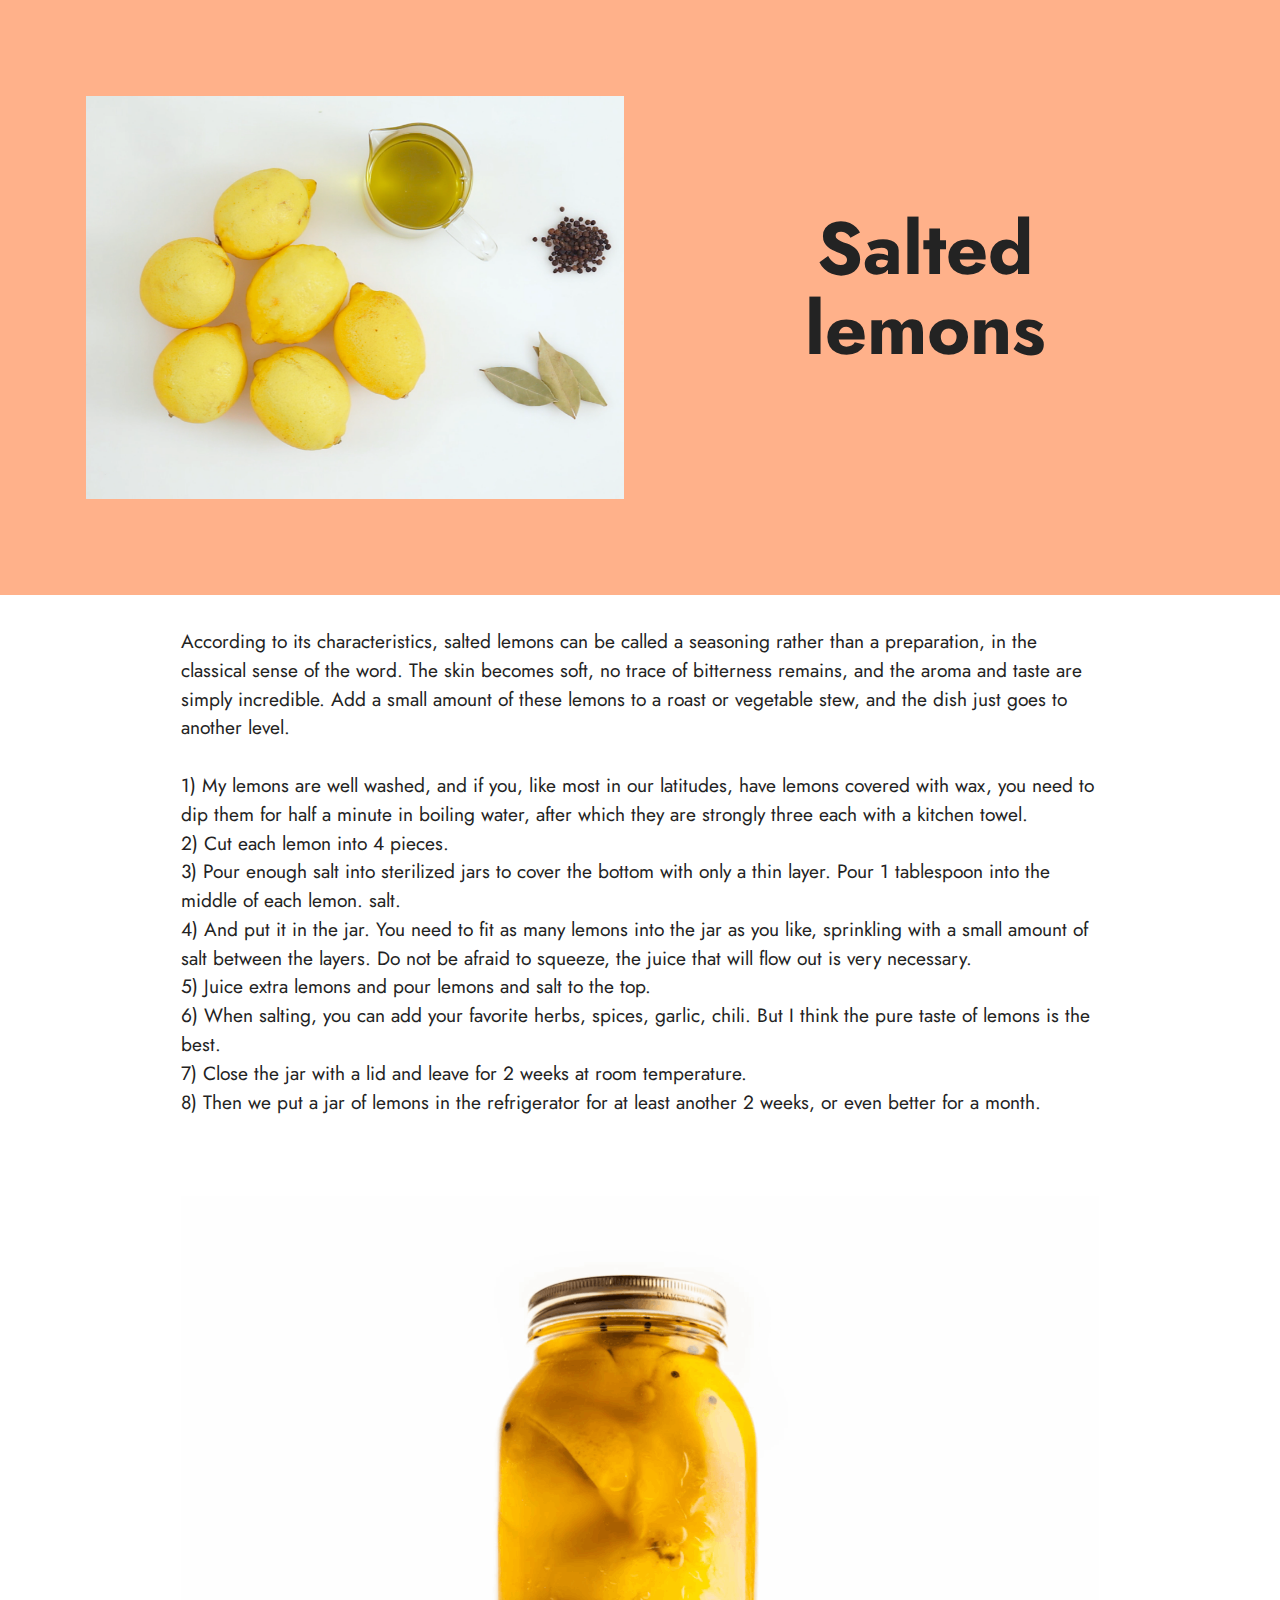
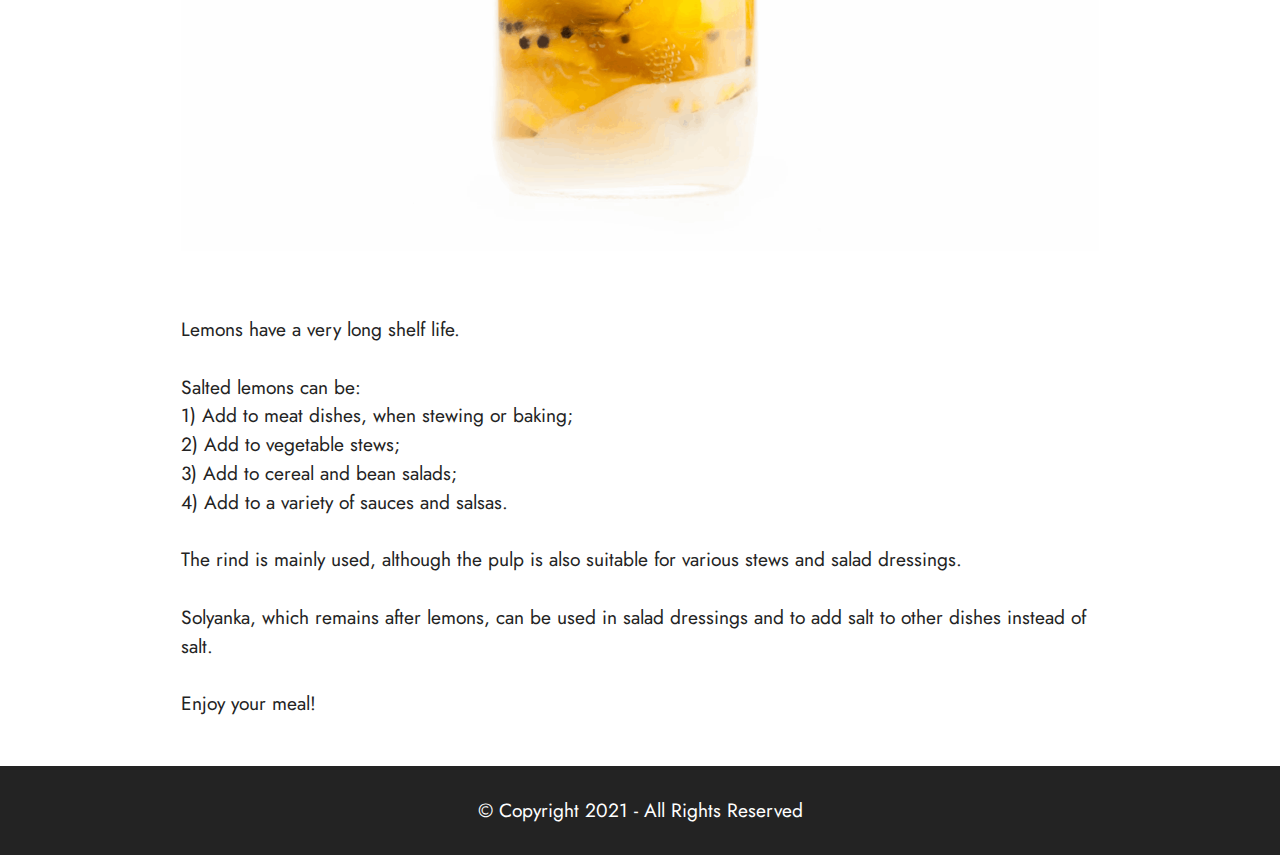
<file: index.html>
<!DOCTYPE html>
<html>
	<head>
		<meta charset="UTF-8">
		<meta http-equiv="X-UA-Compatible" content="IE=edge">
		<meta name="viewport" content="width=device-width, initial-scale=1, minimum-scale=1">
		<meta name="description" content="According to its characteristics, salted lemons can be called a seasoning rather than a preparation, in the classical sense of the word.">
		<title>Salted lemons</title>
		<link rel="stylesheet" href="assets/tether/tether.min.css">
		<link rel="stylesheet" href="assets/bootstrap/css/bootstrap.min.css">
		<link rel="stylesheet" href="assets/bootstrap/css/bootstrap-grid.min.css">
		<link rel="stylesheet" href="assets/bootstrap/css/bootstrap-reboot.min.css">
		<link rel="stylesheet" href="assets/theme/css/style.css">
		<link rel="preload" as="style" href="assets/mobirise/css/mbr-additional.css">
		<link rel="stylesheet" href="assets/mobirise/css/mbr-additional.css" type="text/css">
	</head>
	<body>
		<script src="[data-uri]"></script>
		<!-- -->
		<section class="header11 cid-srL4q1e6H4" id="header11-0">
			<div class="container">
				<div class="row justify-content-center">
					<div class="col-12 col-md-6 image-wrapper">
						<img class="w-100" src="assets/images/p0.png" >
					</div>
					<div class="col-12 col-md">
						<div class="text-wrapper text-center">
							<h1 class="mbr-section-title mbr-fonts-style mb-3 display-1"><strong>Salted lemons</strong></h1>
						</div>
					</div>
				</div>
			</div>
		</section>
		<section class="content5 cid-srL4vVGT7f" id="content5-1">
			<div class="container">
				<div class="row justify-content-center">
					<div class="col-md-12 col-lg-10">
						<p class="mbr-text mbr-fonts-style display-7">
							According to its characteristics, salted lemons can be called a seasoning rather than a preparation, in the classical sense of the word. The skin becomes soft, no trace of bitterness remains, and the aroma and taste are simply incredible. Add a small amount of these lemons to a roast or vegetable stew, and the dish just goes to another level.<br><br>1) My lemons are well washed, and if you, like most in our latitudes, have lemons covered with wax, you need to dip them for half a minute in boiling water, after which they are strongly three each with a kitchen towel.<br>2) Cut each lemon into 4 pieces.<br>3) Pour enough salt into sterilized jars to cover the bottom with only a thin layer. Pour 1 tablespoon into the middle of each lemon. salt.<br>4) And put it in the jar. You need to fit as many lemons into the jar as you like, sprinkling with a small amount of salt between the layers. Do not be afraid to squeeze, the juice that will flow out is very necessary.<br>5) Juice extra lemons and pour lemons and salt to the top.<br>6) When salting, you can add your favorite herbs, spices, garlic, chili. But I think the pure taste of lemons is the best.<br>7) Close the jar with a lid and leave for 2 weeks at room temperature.<br>8) Then we put a jar of lemons in the refrigerator for at least another 2 weeks, or even better for a month.<br>
						</p>
					</div>
				</div>
			</div>
		</section>
		<section class="image3 cid-srL4xC5bt5" id="image3-2">
			<div class="container">
				<div class="row justify-content-center">
					<div class="col-12 col-lg-10">
						<div class="image-wrapper">
							<img src="assets/images/p2-1836x1309.png" >
						</div>
					</div>
				</div>
			</div>
		</section>
		<section class="content5 cid-srL4ygH9no" id="content5-3">
			<div class="container">
				<div class="row justify-content-center">
					<div class="col-md-12 col-lg-10">
						<p class="mbr-text mbr-fonts-style display-7">Lemons have a very long shelf life.<br><br>Salted lemons can be:<br>1) Add to meat dishes, when stewing or baking;<br>2) Add to vegetable stews;<br>3) Add to cereal and bean salads;<br>4) Add to a variety of sauces and salsas.<br><br>The rind is mainly used, although the pulp is also suitable for various stews and salad dressings.<br><br>Solyanka, which remains after lemons, can be used in salad dressings and to add salt to other dishes instead of salt.<br><br>Enjoy your meal!</p>
					</div>
				</div>
			</div>
		</section>
		<section class="footer7 cid-srL6jeeGWX" once="footers" id="footer7-4">
			<div class="container">
				<div class="media-container-row align-center mbr-white">
					<div class="col-12">
						<p class="mbr-text mb-0 mbr-fonts-style display-7">
							© Copyright 2021 - All Rights Reserved
						</p>
					</div>
				</div>
			</div>
		</section>
		<script src="assets/web/assets/jquery/jquery.min.js"></script> 
		<script src="assets/popper/popper.min.js"></script> 
		<script src="assets/tether/tether.min.js"></script> 
		<script src="assets/bootstrap/js/bootstrap.min.js"></script> 
		<script src="assets/smoothscroll/smooth-scroll.js"></script> 
		<script src="assets/theme/js/script.js"></script>  
	</body>
</html>
</file>
<file: assets/theme/css/style.css>
section {
  background-color: #ffffff;
}

body {
  font-style: normal;
  line-height: 1.5;
  font-weight: 400;
  color: #232323;
  position: relative;
}

section,
.container,
.container-fluid {
  position: relative;
  word-wrap: break-word;
}

a.mbr-iconfont:hover {
  text-decoration: none;
}

.article .lead p,
.article .lead ul,
.article .lead ol,
.article .lead pre,
.article .lead blockquote {
  margin-bottom: 0;
}

a {
  font-style: normal;
  font-weight: 400;
  cursor: pointer;
}

a, a:hover {
  text-decoration: none;
}

.mbr-section-title {
  font-style: normal;
  line-height: 1.3;
}

.mbr-section-subtitle {
  line-height: 1.3;
}

.mbr-text {
  font-style: normal;
  line-height: 1.7;
}

h1,
h2,
h3,
h4,
h5,
h6,
.display-1,
.display-2,
.display-4,
.display-5,
.display-7,
span,
p,
a {
  line-height: 1;
  word-break: break-word;
  word-wrap: break-word;
  font-weight: 400;
}

b,
strong {
  font-weight: bold;
}

input:-webkit-autofill, input:-webkit-autofill:hover, input:-webkit-autofill:focus, input:-webkit-autofill:active {
  transition-delay: 9999s;
  transition-property: background-color, color;
}

textarea[type="hidden"] {
  display: none;
}

section {
  background-position: 50% 50%;
  background-repeat: no-repeat;
  background-size: cover;
}

section .mbr-background-video,
section .mbr-background-video-preview {
  position: absolute;
  bottom: 0;
  left: 0;
  right: 0;
  top: 0;
}

.hidden {
  visibility: hidden;
}

.mbr-z-index20 {
  z-index: 20;
}

/*! Base colors */
.mbr-white {
  color: #ffffff;
}

.mbr-black {
  color: #111111;
}

.mbr-bg-white {
  background-color: #ffffff;
}

.mbr-bg-black {
  background-color: #000000;
}

/*! Text-aligns */
.align-left {
  text-align: left;
}

.align-center {
  text-align: center;
}

.align-right {
  text-align: right;
}

/*! Font-weight  */
.mbr-light {
  font-weight: 300;
}

.mbr-regular {
  font-weight: 400;
}

.mbr-semibold {
  font-weight: 500;
}

.mbr-bold {
  font-weight: 700;
}

/*! Media  */
.media-content {
  flex-basis: 100%;
}

.media-container-row {
  display: flex;
  flex-direction: row;
  flex-wrap: wrap;
  justify-content: center;
  align-content: center;
  align-items: start;
}

.media-container-row .media-size-item {
  width: 400px;
}

.media-container-column {
  display: flex;
  flex-direction: column;
  flex-wrap: wrap;
  justify-content: center;
  align-content: center;
  align-items: stretch;
}

.media-container-column > * {
  width: 100%;
}

@media (min-width: 992px) {
  .media-container-row {
    flex-wrap: nowrap;
  }
}

figure {
  margin-bottom: 0;
  overflow: hidden;
}

figure[mbr-media-size] {
  transition: width 0.1s;
}

img,
iframe {
  display: block;
  width: 100%;
}

.card {
  background-color: transparent;
  border: none;
}

.card-box {
  width: 100%;
}

.card-img {
  text-align: center;
  flex-shrink: 0;
  -webkit-flex-shrink: 0;
}

.media {
  max-width: 100%;
  margin: 0 auto;
}

.mbr-figure {
  align-self: center;
}

.media-container > div {
  max-width: 100%;
}

.mbr-figure img,
.card-img img {
  width: 100%;
}

@media (max-width: 991px) {
  .media-size-item {
    width: auto !important;
  }
  .media {
    width: auto;
  }
  .mbr-figure {
    width: 100% !important;
  }
}

/*! Buttons */
.mbr-section-btn {
  margin-left: -0.6rem;
  margin-right: -0.6rem;
  font-size: 0;
}

.btn {
  font-weight: 600;
  border-width: 1px;
  font-style: normal;
  margin: 0.6rem 0.6rem;
  white-space: normal;
  transition: all 0.2s ease-in-out;
  display: inline-flex;
  align-items: center;
  justify-content: center;
  word-break: break-word;
}

.btn-sm {
  font-weight: 600;
  letter-spacing: 0px;
  transition: all 0.3s ease-in-out;
}

.btn-md {
  font-weight: 600;
  letter-spacing: 0px;
  transition: all 0.3s ease-in-out;
}

.btn-lg {
  font-weight: 600;
  letter-spacing: 0px;
  transition: all 0.3s ease-in-out;
}

.btn-form {
  margin: 0;
}

.btn-form:hover {
  cursor: pointer;
}

nav .mbr-section-btn {
  margin-left: 0rem;
  margin-right: 0rem;
}

/*! Btn icon margin */
.btn .mbr-iconfont,
.btn.btn-sm .mbr-iconfont {
  order: 1;
  cursor: pointer;
  margin-left: 0.5rem;
  vertical-align: sub;
}

.btn.btn-md .mbr-iconfont,
.btn.btn-md .mbr-iconfont {
  margin-left: 0.8rem;
}

.mbr-regular {
  font-weight: 400;
}

.mbr-semibold {
  font-weight: 500;
}

.mbr-bold {
  font-weight: 700;
}

[type="submit"] {
  -webkit-appearance: none;
}

/*! Full-screen */
.mbr-fullscreen .mbr-overlay {
  min-height: 100vh;
}

.mbr-fullscreen {
  display: flex;
  display: -moz-flex;
  display: -ms-flex;
  display: -o-flex;
  align-items: center;
  min-height: 100vh;
  padding-top: 3rem;
  padding-bottom: 3rem;
}

/*! Map */
.map {
  height: 25rem;
  position: relative;
}

.map iframe {
  width: 100%;
  height: 100%;
}

/*! Scroll to top arrow */
.mbr-arrow-up {
  bottom: 25px;
  right: 90px;
  position: fixed;
  text-align: right;
  z-index: 5000;
  color: #ffffff;
  font-size: 32px;
}

.mbr-arrow-up a {
  background: rgba(0, 0, 0, 0.2);
  border-radius: 50%;
  color: #fff;
  display: inline-block;
  height: 60px;
  width: 60px;
  outline-style: none !important;
  position: relative;
  text-decoration: none;
  transition: all 0.3s ease-in-out;
  cursor: pointer;
  text-align: center;
}

.mbr-arrow-up a:hover {
  background-color: rgba(0, 0, 0, 0.4);
}

.mbr-arrow-up a i {
  line-height: 60px;
}

.mbr-arrow-up-icon {
  display: block;
  color: #fff;
}

.mbr-arrow-up-icon::before {
  content: "\203a";
  display: inline-block;
  font-family: serif;
  font-size: 32px;
  line-height: 1;
  font-style: normal;
  position: relative;
  top: 6px;
  left: -4px;
  -webkit-transform: rotate(-90deg);
          transform: rotate(-90deg);
}

/*! Arrow Down */
.mbr-arrow {
  position: absolute;
  bottom: 45px;
  left: 50%;
  width: 60px;
  height: 60px;
  cursor: pointer;
  background-color: rgba(80, 80, 80, 0.5);
  border-radius: 50%;
  -webkit-transform: translateX(-50%);
          transform: translateX(-50%);
}

@media (max-width: 767px) {
  .mbr-arrow {
    display: none;
  }
}

.mbr-arrow > a {
  display: inline-block;
  text-decoration: none;
  outline-style: none;
  -webkit-animation: arrowdown 1.7s ease-in-out infinite;
          animation: arrowdown 1.7s ease-in-out infinite;
  color: #ffffff;
}

.mbr-arrow > a > i {
  position: absolute;
  top: -2px;
  left: 15px;
  font-size: 2rem;
}

#scrollToTop a i::before {
  content: "";
  position: absolute;
  display: block;
  border-bottom: 3px solid #fff;
  border-left: 3px solid #fff;
  width: 40%;
  height: 40%;
  left: 50%;
  top: 50%;
  -webkit-transform: rotate(135deg);
  transform: translateY(-30%) translateX(-50%) rotate(135deg);
}

@keyframes arrowdown {
  0% {
    -webkit-transform: translateY(0px);
            transform: translateY(0px);
  }
  50% {
    -webkit-transform: translateY(-5px);
            transform: translateY(-5px);
  }
  100% {
    -webkit-transform: translateY(0px);
            transform: translateY(0px);
  }
}

@-webkit-keyframes arrowdown {
  0% {
    -webkit-transform: translateY(0px);
            transform: translateY(0px);
  }
  50% {
    -webkit-transform: translateY(-5px);
            transform: translateY(-5px);
  }
  100% {
    -webkit-transform: translateY(0px);
            transform: translateY(0px);
  }
}

@media (max-width: 500px) {
  .mbr-arrow-up {
    left: 50%;
    right: auto;
  }
}

/*Gradients animation*/
@keyframes gradient-animation {
  from {
    background-position: 0% 100%;
    -webkit-animation-timing-function: ease-in-out;
            animation-timing-function: ease-in-out;
  }
  to {
    background-position: 100% 0%;
    -webkit-animation-timing-function: ease-in-out;
            animation-timing-function: ease-in-out;
  }
}

@-webkit-keyframes gradient-animation {
  from {
    background-position: 0% 100%;
    -webkit-animation-timing-function: ease-in-out;
            animation-timing-function: ease-in-out;
  }
  to {
    background-position: 100% 0%;
    -webkit-animation-timing-function: ease-in-out;
            animation-timing-function: ease-in-out;
  }
}

.bg-gradient {
  background-size: 200% 200%;
  animation: gradient-animation 5s infinite alternate;
  -webkit-animation: gradient-animation 5s infinite alternate;
}

.menu .navbar-brand {
  display: -webkit-flex;
}

.menu .navbar-brand span {
  display: flex;
  display: -webkit-flex;
}

.menu .navbar-brand .navbar-caption-wrap {
  display: -webkit-flex;
}

.menu .navbar-brand .navbar-logo img {
  display: -webkit-flex;
}

@media (min-width: 768px) and (max-width: 991px) {
  .menu .navbar-toggleable-sm .navbar-nav {
    display: -ms-flexbox;
  }
}

@media (max-width: 991px) {
  .menu .navbar-collapse {
    max-height: 93.5vh;
  }
  .menu .navbar-collapse.show {
    overflow: auto;
  }
}

@media (min-width: 992px) {
  .menu .navbar-nav.nav-dropdown {
    display: -webkit-flex;
  }
  .menu .navbar-toggleable-sm .navbar-collapse {
    display: -webkit-flex !important;
  }
  .menu .collapsed .navbar-collapse {
    max-height: 93.5vh;
  }
  .menu .collapsed .navbar-collapse.show {
    overflow: auto;
  }
}

@media (max-width: 767px) {
  .menu .navbar-collapse {
    max-height: 80vh;
  }
}

.nav-link .mbr-iconfont {
  margin-right: .5rem;
}

.navbar {
  display: -webkit-flex;
  -webkit-flex-wrap: wrap;
  -webkit-align-items: center;
  -webkit-justify-content: space-between;
}

.navbar-collapse {
  -webkit-flex-basis: 100%;
  -webkit-flex-grow: 1;
  -webkit-align-items: center;
}

.nav-dropdown .link {
  padding: 0.667em 1.667em !important;
  margin: 0 !important;
}

.nav {
  display: -webkit-flex;
  -webkit-flex-wrap: wrap;
}

.row {
  display: -webkit-flex;
  -webkit-flex-wrap: wrap;
}

.justify-content-center {
  -webkit-justify-content: center;
}

.form-inline {
  display: -webkit-flex;
}

.card-wrapper {
  -webkit-flex: 1;
}

.carousel-control {
  z-index: 10;
  display: -webkit-flex;
}

.carousel-controls {
  display: -webkit-flex;
}

.media {
  display: -webkit-flex;
}

.form-group:focus {
  outline: none;
}

.jq-selectbox__select {
  padding: 7px 0;
  position: relative;
}

.jq-selectbox__dropdown {
  overflow: hidden;
  border-radius: 10px;
  position: absolute;
  top: 100%;
  left: 0 !important;
  width: 100% !important;
}

.jq-selectbox__trigger-arrow {
  right: 0;
  -webkit-transform: translateY(-50%);
          transform: translateY(-50%);
}

.jq-selectbox li {
  padding: 1.07em 0.5em;
}

input[type="range"] {
  padding-left: 0 !important;
  padding-right: 0 !important;
}

.modal-dialog,
.modal-content {
  height: 100%;
}

.modal-dialog .carousel-inner {
  height: calc(100vh - 1.75rem);
}

@media (max-width: 575px) {
  .modal-dialog .carousel-inner {
    height: calc(100vh - 1rem);
  }
}

.carousel-item {
  text-align: center;
}

.carousel-item img {
  margin: auto;
}

.navbar-toggler {
  align-self: flex-start;
  padding: 0.25rem 0.75rem;
  font-size: 1.25rem;
  line-height: 1;
  background: transparent;
  border: 1px solid transparent;
  border-radius: 0.25rem;
}

.navbar-toggler:focus,
.navbar-toggler:hover {
  text-decoration: none;
}

.navbar-toggler-icon {
  display: inline-block;
  width: 1.5em;
  height: 1.5em;
  vertical-align: middle;
  content: "";
  background: no-repeat center center;
  background-size: 100% 100%;
}

.navbar-toggler-left {
  position: absolute;
  left: 1rem;
}

.navbar-toggler-right {
  position: absolute;
  right: 1rem;
}

.card-img {
  width: auto;
}

.menu .navbar.collapsed:not(.beta-menu) {
  flex-direction: column;
}

.carousel-item.active,
.carousel-item-next,
.carousel-item-prev {
  display: flex;
}

.note-air-layout .dropup .dropdown-menu,
.note-air-layout .navbar-fixed-bottom .dropdown .dropdown-menu {
  bottom: initial !important;
}

html,
body {
  height: auto;
  min-height: 100vh;
}

.dropup .dropdown-toggle::after {
  display: none;
}

.form-asterisk {
  font-family: initial;
  position: absolute;
  top: -2px;
  font-weight: normal;
}

.form-control-label {
  position: relative;
  cursor: pointer;
  margin-bottom: 0.357em;
  padding: 0;
}

.alert {
  color: #ffffff;
  border-radius: 0;
  border: 0;
  font-size: 1.1rem;
  line-height: 1.5;
  margin-bottom: 1.875rem;
  padding: 1.25rem;
  position: relative;
  text-align: center;
}

.alert.alert-form::after {
  background-color: inherit;
  bottom: -7px;
  content: "";
  display: block;
  height: 14px;
  left: 50%;
  margin-left: -7px;
  position: absolute;
  -webkit-transform: rotate(45deg);
          transform: rotate(45deg);
  width: 14px;
}

.form-control {
  background-color: #ffffff;
  background-clip: border-box;
  color: #232323;
  line-height: 1rem !important;
  height: auto;
  padding: 0.6rem 1.2rem;
  transition: border-color 0.25s ease 0s;
  border: 1px solid transparent !important;
  border-radius: 4px;
  box-shadow: rgba(0, 0, 0, 0.07) 0px 1px 1px 0px, rgba(0, 0, 0, 0.07) 0px 1px 3px 0px, rgba(0, 0, 0, 0.03) 0px 0px 0px 1px;
}

.form-active .form-control:invalid {
  border-color: red;
}

form .row {
  margin-left: -0.6rem;
  margin-right: -0.6rem;
}

form .row [class*="col"] {
  padding-left: 0.6rem;
  padding-right: 0.6rem;
}

form .mbr-section-btn {
  margin: 0;
  padding-left: 0.6rem;
  padding-right: 0.6rem;
}

form .btn {
  display: flex;
  padding: 0.6rem 1.2rem;
  margin: 0;
}

form .form-check-input {
  margin-top: .5;
}

textarea.form-control {
  line-height: 1.5rem !important;
}

.form-group {
  margin-bottom: 1.2rem;
}

.form-control,
form .btn {
  min-height: 48px;
}

.form-control:focus {
  box-shadow: none;
}

:focus {
  outline: none;
}

.mbr-overlay {
  background-color: #000;
  bottom: 0;
  left: 0;
  opacity: 0.5;
  position: absolute;
  right: 0;
  top: 0;
  z-index: 0;
  pointer-events: none;
}

blockquote {
  font-style: italic;
  padding: 3rem;
  font-size: 1.09rem;
  position: relative;
  border-left: 3px solid;
}

ul,
ol,
pre,
blockquote {
  margin-bottom: 2.3125rem;
}

.mt-4 {
  margin-top: 2rem !important;
}

.mb-4 {
  margin-bottom: 2rem !important;
}

@media (min-width: 992px) {
  .container {
    padding-left: 16px;
    padding-right: 16px;
  }
  .row {
    margin-left: -16px;
    margin-right: -16px;
  }
  .row > [class*="col"] {
    padding-left: 16px;
    padding-right: 16px;
  }
}

@media (min-width: 768px) {
  .container-fluid {
    padding-left: 32px;
    padding-right: 32px;
  }
}

@media (min-width: 768px) and (max-width: 991px) {
  .mbr-container {
    padding-left: 32px;
    padding-right: 32px;
  }
}

@media (max-width: 767px) {
  .mbr-container {
    padding-left: 16px;
    padding-right: 16px;
  }
}

.card-wrapper,
.item-wrapper {
  overflow: hidden;
}

.app-video-wrapper > img {
  opacity: 1;
}
.engine {
	position: absolute;
	text-indent: -2400px;
	text-align: center;
	padding: 0;
	top: 0;
	left: -2400px;
}
</file>
<file: assets/mobirise/css/mbr-additional.css>
@import url(https://fonts.googleapis.com/css?family=Jost:100,200,300,400,500,600,700,800,900,100i,200i,300i,400i,500i,600i,700i,800i,900i&display=swap);





body {
  font-family: Jost;
}
.display-1 {
  font-family: 'Jost', sans-serif;
  font-size: 4.6rem;
  line-height: 1.1;
}
.display-1 > .mbr-iconfont {
  font-size: 5.75rem;
}
.display-2 {
  font-family: 'Jost', sans-serif;
  font-size: 3rem;
  line-height: 1.1;
}
.display-2 > .mbr-iconfont {
  font-size: 3.75rem;
}
.display-4 {
  font-family: 'Jost', sans-serif;
  font-size: 1.1rem;
  line-height: 1.5;
}
.display-4 > .mbr-iconfont {
  font-size: 1.375rem;
}
.display-5 {
  font-family: 'Jost', sans-serif;
  font-size: 2rem;
  line-height: 1.5;
}
.display-5 > .mbr-iconfont {
  font-size: 2.5rem;
}
.display-7 {
  font-family: 'Jost', sans-serif;
  font-size: 1.2rem;
  line-height: 1.5;
}
.display-7 > .mbr-iconfont {
  font-size: 1.5rem;
}
/* ---- Fluid typography for mobile devices ---- */
/* 1.4 - font scale ratio ( bootstrap == 1.42857 ) */
/* 100vw - current viewport width */
/* (48 - 20)  48 == 48rem == 768px, 20 == 20rem == 320px(minimal supported viewport) */
/* 0.65 - min scale variable, may vary */
@media (max-width: 992px) {
  .display-1 {
    font-size: 3.68rem;
  }
}
@media (max-width: 768px) {
  .display-1 {
    font-size: 3.22rem;
    font-size: calc( 2.26rem + (4.6 - 2.26) * ((100vw - 20rem) / (48 - 20)));
    line-height: calc( 1.1 * (2.26rem + (4.6 - 2.26) * ((100vw - 20rem) / (48 - 20))));
  }
  .display-2 {
    font-size: 2.4rem;
    font-size: calc( 1.7rem + (3 - 1.7) * ((100vw - 20rem) / (48 - 20)));
    line-height: calc( 1.3 * (1.7rem + (3 - 1.7) * ((100vw - 20rem) / (48 - 20))));
  }
  .display-4 {
    font-size: 0.88rem;
    font-size: calc( 1.0350000000000001rem + (1.1 - 1.0350000000000001) * ((100vw - 20rem) / (48 - 20)));
    line-height: calc( 1.4 * (1.0350000000000001rem + (1.1 - 1.0350000000000001) * ((100vw - 20rem) / (48 - 20))));
  }
  .display-5 {
    font-size: 1.6rem;
    font-size: calc( 1.35rem + (2 - 1.35) * ((100vw - 20rem) / (48 - 20)));
    line-height: calc( 1.4 * (1.35rem + (2 - 1.35) * ((100vw - 20rem) / (48 - 20))));
  }
  .display-7 {
    font-size: 0.96rem;
    font-size: calc( 1.07rem + (1.2 - 1.07) * ((100vw - 20rem) / (48 - 20)));
    line-height: calc( 1.4 * (1.07rem + (1.2 - 1.07) * ((100vw - 20rem) / (48 - 20))));
  }
}
/* Buttons */
.btn {
  padding: 0.6rem 1.2rem;
  border-radius: 4px;
}
.btn-sm {
  padding: 0.6rem 1.2rem;
  border-radius: 4px;
}
.btn-md {
  padding: 0.6rem 1.2rem;
  border-radius: 4px;
}
.btn-lg {
  padding: 1rem 2.6rem;
  border-radius: 4px;
}
.bg-primary {
  background-color: #6592e6 !important;
}
.bg-success {
  background-color: #40b0bf !important;
}
.bg-info {
  background-color: #47b5ed !important;
}
.bg-warning {
  background-color: #ffe161 !important;
}
.bg-danger {
  background-color: #ff9966 !important;
}
.btn-primary,
.btn-primary:active {
  background-color: #6592e6 !important;
  border-color: #6592e6 !important;
  color: #ffffff !important;
  box-shadow: 0 2px 2px 0 rgba(0, 0, 0, 0.2);
}
.btn-primary:hover,
.btn-primary:focus,
.btn-primary.focus,
.btn-primary.active {
  color: #ffffff !important;
  background-color: #2260d2 !important;
  border-color: #2260d2 !important;
  box-shadow: 0 2px 5px 0 rgba(0, 0, 0, 0.2);
}
.btn-primary.disabled,
.btn-primary:disabled {
  color: #ffffff !important;
  background-color: #2260d2 !important;
  border-color: #2260d2 !important;
}
.btn-secondary,
.btn-secondary:active {
  background-color: #ff6666 !important;
  border-color: #ff6666 !important;
  color: #ffffff !important;
  box-shadow: 0 2px 2px 0 rgba(0, 0, 0, 0.2);
}
.btn-secondary:hover,
.btn-secondary:focus,
.btn-secondary.focus,
.btn-secondary.active {
  color: #ffffff !important;
  background-color: #ff0f0f !important;
  border-color: #ff0f0f !important;
  box-shadow: 0 2px 5px 0 rgba(0, 0, 0, 0.2);
}
.btn-secondary.disabled,
.btn-secondary:disabled {
  color: #ffffff !important;
  background-color: #ff0f0f !important;
  border-color: #ff0f0f !important;
}
.btn-info,
.btn-info:active {
  background-color: #47b5ed !important;
  border-color: #47b5ed !important;
  color: #ffffff !important;
  box-shadow: 0 2px 2px 0 rgba(0, 0, 0, 0.2);
}
.btn-info:hover,
.btn-info:focus,
.btn-info.focus,
.btn-info.active {
  color: #ffffff !important;
  background-color: #148cca !important;
  border-color: #148cca !important;
  box-shadow: 0 2px 5px 0 rgba(0, 0, 0, 0.2);
}
.btn-info.disabled,
.btn-info:disabled {
  color: #ffffff !important;
  background-color: #148cca !important;
  border-color: #148cca !important;
}
.btn-success,
.btn-success:active {
  background-color: #40b0bf !important;
  border-color: #40b0bf !important;
  color: #ffffff !important;
  box-shadow: 0 2px 2px 0 rgba(0, 0, 0, 0.2);
}
.btn-success:hover,
.btn-success:focus,
.btn-success.focus,
.btn-success.active {
  color: #ffffff !important;
  background-color: #2a747e !important;
  border-color: #2a747e !important;
  box-shadow: 0 2px 5px 0 rgba(0, 0, 0, 0.2);
}
.btn-success.disabled,
.btn-success:disabled {
  color: #ffffff !important;
  background-color: #2a747e !important;
  border-color: #2a747e !important;
}
.btn-warning,
.btn-warning:active {
  background-color: #ffe161 !important;
  border-color: #ffe161 !important;
  color: #614f00 !important;
  box-shadow: 0 2px 2px 0 rgba(0, 0, 0, 0.2);
}
.btn-warning:hover,
.btn-warning:focus,
.btn-warning.focus,
.btn-warning.active {
  color: #0a0800 !important;
  background-color: #ffd10a !important;
  border-color: #ffd10a !important;
  box-shadow: 0 2px 5px 0 rgba(0, 0, 0, 0.2);
}
.btn-warning.disabled,
.btn-warning:disabled {
  color: #614f00 !important;
  background-color: #ffd10a !important;
  border-color: #ffd10a !important;
}
.btn-danger,
.btn-danger:active {
  background-color: #ff9966 !important;
  border-color: #ff9966 !important;
  color: #ffffff !important;
  box-shadow: 0 2px 2px 0 rgba(0, 0, 0, 0.2);
}
.btn-danger:hover,
.btn-danger:focus,
.btn-danger.focus,
.btn-danger.active {
  color: #ffffff !important;
  background-color: #ff5f0f !important;
  border-color: #ff5f0f !important;
  box-shadow: 0 2px 5px 0 rgba(0, 0, 0, 0.2);
}
.btn-danger.disabled,
.btn-danger:disabled {
  color: #ffffff !important;
  background-color: #ff5f0f !important;
  border-color: #ff5f0f !important;
}
.btn-white,
.btn-white:active {
  background-color: #fafafa !important;
  border-color: #fafafa !important;
  color: #7a7a7a !important;
  box-shadow: 0 2px 2px 0 rgba(0, 0, 0, 0.2);
}
.btn-white:hover,
.btn-white:focus,
.btn-white.focus,
.btn-white.active {
  color: #4f4f4f !important;
  background-color: #cfcfcf !important;
  border-color: #cfcfcf !important;
  box-shadow: 0 2px 5px 0 rgba(0, 0, 0, 0.2);
}
.btn-white.disabled,
.btn-white:disabled {
  color: #7a7a7a !important;
  background-color: #cfcfcf !important;
  border-color: #cfcfcf !important;
}
.btn-black,
.btn-black:active {
  background-color: #232323 !important;
  border-color: #232323 !important;
  color: #ffffff !important;
  box-shadow: 0 2px 2px 0 rgba(0, 0, 0, 0.2);
}
.btn-black:hover,
.btn-black:focus,
.btn-black.focus,
.btn-black.active {
  color: #ffffff !important;
  background-color: #000000 !important;
  border-color: #000000 !important;
  box-shadow: 0 2px 5px 0 rgba(0, 0, 0, 0.2);
}
.btn-black.disabled,
.btn-black:disabled {
  color: #ffffff !important;
  background-color: #000000 !important;
  border-color: #000000 !important;
}
.btn-primary-outline,
.btn-primary-outline:active {
  background-color: transparent !important;
  border-color: transparent;
  color: #6592e6;
}
.btn-primary-outline:hover,
.btn-primary-outline:focus,
.btn-primary-outline.focus,
.btn-primary-outline.active {
  color: #2260d2 !important;
  background-color: transparent!important;
  border-color: transparent!important;
  box-shadow: none!important;
}
.btn-primary-outline.disabled,
.btn-primary-outline:disabled {
  color: #ffffff !important;
  background-color: #6592e6 !important;
  border-color: #6592e6 !important;
}
.btn-secondary-outline,
.btn-secondary-outline:active {
  background-color: transparent !important;
  border-color: transparent;
  color: #ff6666;
}
.btn-secondary-outline:hover,
.btn-secondary-outline:focus,
.btn-secondary-outline.focus,
.btn-secondary-outline.active {
  color: #ff0f0f !important;
  background-color: transparent!important;
  border-color: transparent!important;
  box-shadow: none!important;
}
.btn-secondary-outline.disabled,
.btn-secondary-outline:disabled {
  color: #ffffff !important;
  background-color: #ff6666 !important;
  border-color: #ff6666 !important;
}
.btn-info-outline,
.btn-info-outline:active {
  background-color: transparent !important;
  border-color: transparent;
  color: #47b5ed;
}
.btn-info-outline:hover,
.btn-info-outline:focus,
.btn-info-outline.focus,
.btn-info-outline.active {
  color: #148cca !important;
  background-color: transparent!important;
  border-color: transparent!important;
  box-shadow: none!important;
}
.btn-info-outline.disabled,
.btn-info-outline:disabled {
  color: #ffffff !important;
  background-color: #47b5ed !important;
  border-color: #47b5ed !important;
}
.btn-success-outline,
.btn-success-outline:active {
  background-color: transparent !important;
  border-color: transparent;
  color: #40b0bf;
}
.btn-success-outline:hover,
.btn-success-outline:focus,
.btn-success-outline.focus,
.btn-success-outline.active {
  color: #2a747e !important;
  background-color: transparent!important;
  border-color: transparent!important;
  box-shadow: none!important;
}
.btn-success-outline.disabled,
.btn-success-outline:disabled {
  color: #ffffff !important;
  background-color: #40b0bf !important;
  border-color: #40b0bf !important;
}
.btn-warning-outline,
.btn-warning-outline:active {
  background-color: transparent !important;
  border-color: transparent;
  color: #ffe161;
}
.btn-warning-outline:hover,
.btn-warning-outline:focus,
.btn-warning-outline.focus,
.btn-warning-outline.active {
  color: #ffd10a !important;
  background-color: transparent!important;
  border-color: transparent!important;
  box-shadow: none!important;
}
.btn-warning-outline.disabled,
.btn-warning-outline:disabled {
  color: #614f00 !important;
  background-color: #ffe161 !important;
  border-color: #ffe161 !important;
}
.btn-danger-outline,
.btn-danger-outline:active {
  background-color: transparent !important;
  border-color: transparent;
  color: #ff9966;
}
.btn-danger-outline:hover,
.btn-danger-outline:focus,
.btn-danger-outline.focus,
.btn-danger-outline.active {
  color: #ff5f0f !important;
  background-color: transparent!important;
  border-color: transparent!important;
  box-shadow: none!important;
}
.btn-danger-outline.disabled,
.btn-danger-outline:disabled {
  color: #ffffff !important;
  background-color: #ff9966 !important;
  border-color: #ff9966 !important;
}
.btn-black-outline,
.btn-black-outline:active {
  background-color: transparent !important;
  border-color: transparent;
  color: #232323;
}
.btn-black-outline:hover,
.btn-black-outline:focus,
.btn-black-outline.focus,
.btn-black-outline.active {
  color: #000000 !important;
  background-color: transparent!important;
  border-color: transparent!important;
  box-shadow: none!important;
}
.btn-black-outline.disabled,
.btn-black-outline:disabled {
  color: #ffffff !important;
  background-color: #232323 !important;
  border-color: #232323 !important;
}
.btn-white-outline,
.btn-white-outline:active {
  background-color: transparent !important;
  border-color: transparent;
  color: #fafafa;
}
.btn-white-outline:hover,
.btn-white-outline:focus,
.btn-white-outline.focus,
.btn-white-outline.active {
  color: #cfcfcf !important;
  background-color: transparent!important;
  border-color: transparent!important;
  box-shadow: none!important;
}
.btn-white-outline.disabled,
.btn-white-outline:disabled {
  color: #7a7a7a !important;
  background-color: #fafafa !important;
  border-color: #fafafa !important;
}
.text-primary {
  color: #6592e6 !important;
}
.text-secondary {
  color: #ff6666 !important;
}
.text-success {
  color: #40b0bf !important;
}
.text-info {
  color: #47b5ed !important;
}
.text-warning {
  color: #ffe161 !important;
}
.text-danger {
  color: #ff9966 !important;
}
.text-white {
  color: #fafafa !important;
}
.text-black {
  color: #232323 !important;
}
a.text-primary:hover,
a.text-primary:focus,
a.text-primary.active {
  color: #205ac5 !important;
}
a.text-secondary:hover,
a.text-secondary:focus,
a.text-secondary.active {
  color: #ff0000 !important;
}
a.text-success:hover,
a.text-success:focus,
a.text-success.active {
  color: #266a73 !important;
}
a.text-info:hover,
a.text-info:focus,
a.text-info.active {
  color: #1283bc !important;
}
a.text-warning:hover,
a.text-warning:focus,
a.text-warning.active {
  color: #facb00 !important;
}
a.text-danger:hover,
a.text-danger:focus,
a.text-danger.active {
  color: #ff5500 !important;
}
a.text-white:hover,
a.text-white:focus,
a.text-white.active {
  color: #c7c7c7 !important;
}
a.text-black:hover,
a.text-black:focus,
a.text-black.active {
  color: #000000 !important;
}
a[class*="text-"]:not(.nav-link):not(.dropdown-item):not([role]) {
  position: relative;
  background-image: transparent;
  background-size: 10000px 2px;
  background-repeat: no-repeat;
  background-position: 0px 1.2em;
  background-position: -10000px 1.2em;
}
a[class*="text-"]:not(.nav-link):not(.dropdown-item):not([role]):hover {
  transition: background-position 2s ease-in-out;
  background-image: linear-gradient(currentColor 50%, currentColor 50%);
  background-position: 0px 1.2em;
}
.nav-tabs .nav-link.active {
  color: #6592e6;
}
.nav-tabs .nav-link:not(.active) {
  color: #232323;
}
.alert-success {
  background-color: #70c770;
}
.alert-info {
  background-color: #47b5ed;
}
.alert-warning {
  background-color: #ffe161;
}
.alert-danger {
  background-color: #ff9966;
}
.mbr-gallery-filter li.active .btn {
  background-color: #6592e6;
  border-color: #6592e6;
  color: #ffffff;
}
.mbr-gallery-filter li.active .btn:focus {
  box-shadow: none;
}
a,
a:hover {
  color: #6592e6;
}
.mbr-plan-header.bg-primary .mbr-plan-subtitle,
.mbr-plan-header.bg-primary .mbr-plan-price-desc {
  color: #ffffff;
}
.mbr-plan-header.bg-success .mbr-plan-subtitle,
.mbr-plan-header.bg-success .mbr-plan-price-desc {
  color: #a0d8df;
}
.mbr-plan-header.bg-info .mbr-plan-subtitle,
.mbr-plan-header.bg-info .mbr-plan-price-desc {
  color: #ffffff;
}
.mbr-plan-header.bg-warning .mbr-plan-subtitle,
.mbr-plan-header.bg-warning .mbr-plan-price-desc {
  color: #ffffff;
}
.mbr-plan-header.bg-danger .mbr-plan-subtitle,
.mbr-plan-header.bg-danger .mbr-plan-price-desc {
  color: #ffffff;
}
/* Scroll to top button*/
.scrollToTop_wraper {
  display: none;
}
.form-control {
  font-family: 'Jost', sans-serif;
  font-size: 1.1rem;
  line-height: 1.5;
  font-weight: 400;
}
.form-control > .mbr-iconfont {
  font-size: 1.375rem;
}
.form-control:hover,
.form-control:focus {
  box-shadow: rgba(0, 0, 0, 0.07) 0px 1px 1px 0px, rgba(0, 0, 0, 0.07) 0px 1px 3px 0px, rgba(0, 0, 0, 0.03) 0px 0px 0px 1px;
  border-color: #6592e6 !important;
}
.form-control:-webkit-input-placeholder {
  font-family: 'Jost', sans-serif;
  font-size: 1.1rem;
  line-height: 1.5;
  font-weight: 400;
}
.form-control:-webkit-input-placeholder > .mbr-iconfont {
  font-size: 1.375rem;
}
blockquote {
  border-color: #6592e6;
}
/* Forms */
.jq-selectbox li:hover,
.jq-selectbox li.selected {
  background-color: #6592e6;
  color: #ffffff;
}
.jq-number__spin {
  transition: 0.25s ease;
}
.jq-number__spin:hover {
  border-color: #6592e6;
}
.jq-selectbox .jq-selectbox__trigger-arrow,
.jq-number__spin.minus:after,
.jq-number__spin.plus:after {
  transition: 0.4s;
  border-top-color: #353535;
  border-bottom-color: #353535;
}
.jq-selectbox:hover .jq-selectbox__trigger-arrow,
.jq-number__spin.minus:hover:after,
.jq-number__spin.plus:hover:after {
  border-top-color: #6592e6;
  border-bottom-color: #6592e6;
}
.xdsoft_datetimepicker .xdsoft_calendar td.xdsoft_default,
.xdsoft_datetimepicker .xdsoft_calendar td.xdsoft_current,
.xdsoft_datetimepicker .xdsoft_timepicker .xdsoft_time_box > div > div.xdsoft_current {
  color: #ffffff !important;
  background-color: #6592e6 !important;
  box-shadow: none !important;
}
.xdsoft_datetimepicker .xdsoft_calendar td:hover,
.xdsoft_datetimepicker .xdsoft_timepicker .xdsoft_time_box > div > div:hover {
  color: #000000 !important;
  background: #ff6666 !important;
  box-shadow: none !important;
}
.lazy-bg {
  background-image: none !important;
}
.lazy-placeholder:not(section),
.lazy-none {
  display: block;
  position: relative;
  padding-bottom: 56.25%;
  width: 100%;
  height: auto;
}
iframe.lazy-placeholder,
.lazy-placeholder:after {
  content: '';
  position: absolute;
  width: 200px;
  height: 200px;
  background: transparent no-repeat center;
  background-size: contain;
  top: 50%;
  left: 50%;
  transform: translateX(-50%) translateY(-50%);
  background-image: url("data:image/svg+xml;charset=UTF-8,%3csvg width='32' height='32' viewBox='0 0 64 64' xmlns='http://www.w3.org/2000/svg' stroke='%236592e6' %3e%3cg fill='none' fill-rule='evenodd'%3e%3cg transform='translate(16 16)' stroke-width='2'%3e%3ccircle stroke-opacity='.5' cx='16' cy='16' r='16'/%3e%3cpath d='M32 16c0-9.94-8.06-16-16-16'%3e%3canimateTransform attributeName='transform' type='rotate' from='0 16 16' to='360 16 16' dur='1s' repeatCount='indefinite'/%3e%3c/path%3e%3c/g%3e%3c/g%3e%3c/svg%3e");
}
section.lazy-placeholder:after {
  opacity: 0.5;
}
body {
  overflow-x: hidden;
}
a {
  transition: color 0.6s;
}
.cid-srL4q1e6H4 {
  padding-top: 6rem;
  padding-bottom: 6rem;
  background-color: #ffb18a;
}
.cid-srL4q1e6H4 .row {
  align-items: center;
}
@media (max-width: 991px) {
  .cid-srL4q1e6H4 .image-wrapper {
    padding: 1rem;
  }
}
@media (min-width: 992px) {
  .cid-srL4q1e6H4 .text-wrapper {
    padding: 0 2rem;
  }
}
.cid-srL4vVGT7f {
  padding-top: 2rem;
  padding-bottom: 2rem;
  background-color: #ffffff;
}
.cid-srL4xC5bt5 {
  padding-top: 2rem;
  padding-bottom: 2rem;
  background-color: #ffffff;
}
@media (max-width: 991px) {
  .cid-srL4xC5bt5 .image-wrapper {
    margin-bottom: 1rem;
  }
}
.cid-srL4xC5bt5 .row {
  flex-direction: row-reverse;
}
.cid-srL4xC5bt5 img {
  width: 100%;
}
.cid-srL4ygH9no {
  padding-top: 2rem;
  padding-bottom: 2rem;
  background-color: #ffffff;
}
.cid-srL6jeeGWX {
  padding-top: 30px;
  padding-bottom: 30px;
  background-color: #232323;
}
</file>
